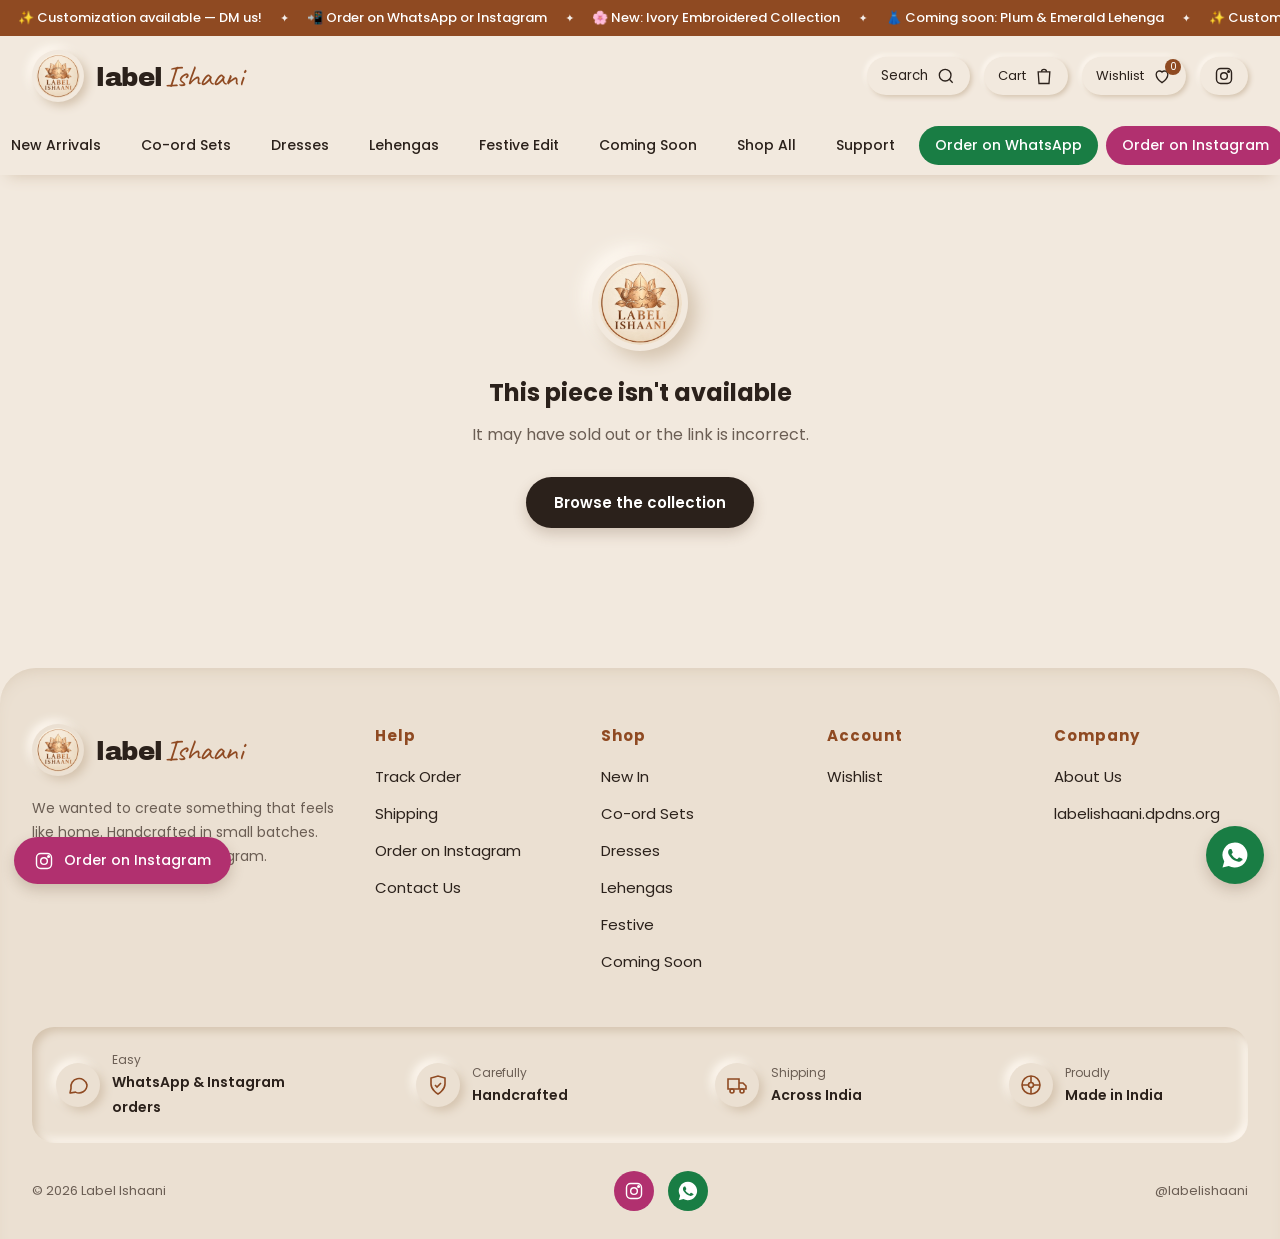
<file: product.html>
<!DOCTYPE html>
<html lang="en">
<head>
<meta charset="UTF-8">
<meta name="viewport" content="width=device-width, initial-scale=1, viewport-fit=cover">
<title>Label Ishaani</title>
<link rel="icon" href="images/favicon.png" type="image/png">
<link rel="apple-touch-icon" href="images/apple-touch-icon.png">
<meta name="theme-color" content="#f2e9de">
<link rel="preconnect" href="https://fonts.googleapis.com">
<link rel="preconnect" href="https://fonts.gstatic.com" crossorigin>
<link href="https://fonts.googleapis.com/css2?family=Archivo+Black&family=Poppins:wght@400;500;600&family=Caveat:wght@600&display=swap" rel="stylesheet">
<link rel="stylesheet" href="css/style.css">
</head>
<body>
<div id="site-header"></div>

<main class="wrap" id="pdpRoot">
  <!-- filled in by js/product.js from js/data.js -->
</main>

<div class="modal" id="sizeModal" role="dialog" aria-modal="true" aria-labelledby="sizeTitle">
  <div class="modal-box">
    <button class="modal-close" id="sizeClose" aria-label="Close">×</button>
    <h3 id="sizeTitle">Size chart (inches)</h3>
    <table id="sizeTable"></table>
    <p>Between sizes? Message us on WhatsApp with your measurements and we'll help you pick.</p>
  </div>
</div>

<div id="site-footer"></div>
<script src="js/data.js"></script>
<script src="js/main.js"></script>
<script src="js/product.js"></script>
</body>
</html>
</file>
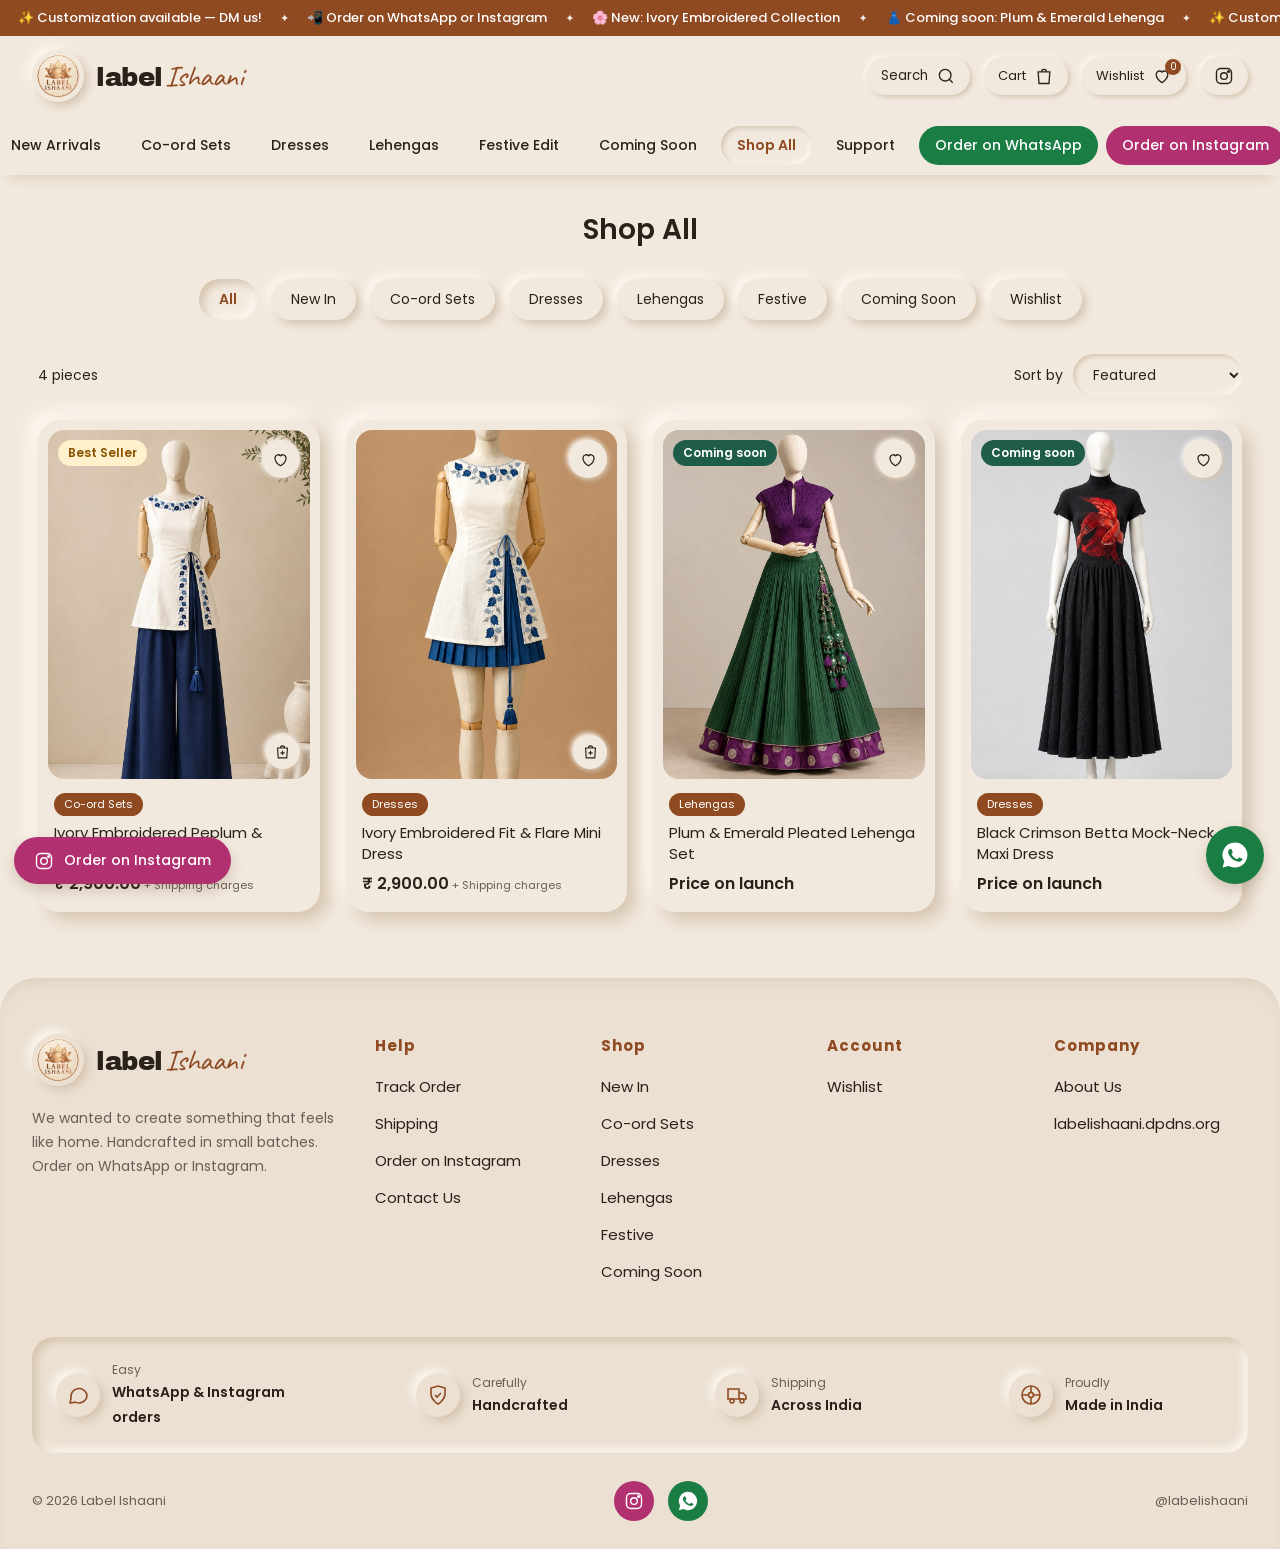
<file: shop.html>
<!DOCTYPE html>
<html lang="en">
<head>
<meta charset="UTF-8">
<meta name="viewport" content="width=device-width, initial-scale=1, viewport-fit=cover">
<title>Shop | Label Ishaani</title>
<link rel="icon" href="images/favicon.png" type="image/png">
<link rel="apple-touch-icon" href="images/apple-touch-icon.png">
<meta name="theme-color" content="#f2e9de">
<link rel="preconnect" href="https://fonts.googleapis.com">
<link rel="preconnect" href="https://fonts.gstatic.com" crossorigin>
<link href="https://fonts.googleapis.com/css2?family=Archivo+Black&family=Poppins:wght@400;500;600&family=Caveat:wght@600&display=swap" rel="stylesheet">
<link rel="stylesheet" href="css/style.css">
</head>
<body>
<div id="site-header"></div>

<main class="wrap">
  <div class="page-head">
    <h1 id="shopTitle">Shop All</h1>
    <p id="shopCount"></p>
  </div>
  <div class="cats" id="shopCats"></div>
  <div class="toolbar">
    <span id="shopInfo"></span>
    <label>Sort by
      <select id="sort">
        <option value="featured">Featured</option>
        <option value="low">Price: low to high</option>
        <option value="high">Price: high to low</option>
      </select>
    </label>
  </div>
  <div class="grid" id="shopGrid"></div>
</main>

<div id="site-footer"></div>
<script src="js/data.js"></script>
<script src="js/main.js"></script>
<script src="js/shop.js"></script>
</body>
</html>
</file>
<file: css/style.css>
/* =========================================================
   LABEL ISHAANI — shared styles
   Flat colour fills for actions + neumorphic "soft UI" surfaces.
   Edit colours & fonts in :root
   ========================================================= */
:root{
  /* surfaces (taken from the logo tile) */
  --surface:#f2e9de;
  --surface-2:#ebe0d2;       /* footer / sunken areas */
  --shade:#d4c3ae;           /* dark side of soft shadows */
  --light:#fffaf3;           /* light side of soft shadows */
  --white:#fff;

  /* text */
  --ink:#2b211b;
  --muted:#6b5e54;
  --line:#e0d3c3;

  /* brand accents (flat fills) */
  --copper:#8f4a22;          /* from the logo, for text & active states */
  --copper-2:#b8733f;        /* decorative copper */
  --plum:#7b2340;
  --emerald:#1f5c4a;
  --wa:#197d44;              /* WhatsApp, darkened for readable white text */
  --ig:#b1306f;              /* Instagram */
  --black:#2b211b;

  /* neumorphic shadows */
  --raise:8px 8px 18px var(--shade),-8px -8px 18px var(--light);
  --raise-sm:4px 4px 10px var(--shade),-4px -4px 10px var(--light);
  --raise-xs:2px 2px 5px var(--shade),-2px -2px 5px var(--light);
  --press:inset 4px 4px 9px var(--shade),inset -4px -4px 9px var(--light);
  --press-sm:inset 2px 2px 5px var(--shade),inset -2px -2px 5px var(--light);
  --flat-shadow:0 6px 14px rgba(90,60,35,.22);

  --r-lg:22px; --r-md:16px; --r-sm:12px; --r-pill:999px;

  --font:'Poppins',system-ui,-apple-system,'Segoe UI',Roboto,sans-serif;
  --display:'Archivo Black','Arial Black',Impact,sans-serif;
  --script:'Caveat','Brush Script MT',cursive;
  --max:1300px;
}
*{box-sizing:border-box;margin:0;padding:0}
html{scroll-behavior:smooth}
body{font-family:var(--font);color:var(--ink);background:var(--surface);
  padding-bottom:env(safe-area-inset-bottom,0px)}
img{max-width:100%;display:block}
a{color:inherit;text-decoration:none}
button,select,input{font-family:inherit;color:inherit}
button,select{cursor:pointer;border:none;background:none}
:focus-visible{outline:2px solid var(--copper);outline-offset:3px}
.wrap{max-width:var(--max);margin:0 auto;padding:0 32px}
.sr{position:absolute;width:1px;height:1px;overflow:hidden;clip:rect(0 0 0 0)}

/* ---------- Brand mark (logo in a soft circle) ---------- */
.logo{display:inline-flex;align-items:center;gap:12px;line-height:1;white-space:nowrap}
.logo-mark{flex-shrink:0;width:52px;height:52px;border-radius:50%;padding:4px;background:var(--surface);
  box-shadow:var(--raise-sm);display:inline-grid;place-items:center}
.logo-mark img{width:100%;height:100%;border-radius:50%;object-fit:cover}
.logo-mark.sm{width:40px;height:40px;padding:3px}
.logo-mark.lg{width:96px;height:96px;padding:6px;box-shadow:var(--raise)}
.logo-word{font-family:var(--display);font-size:26px;letter-spacing:-.5px}
.logo-word em{font-family:var(--script);font-style:normal;font-size:30px;color:var(--copper);margin-left:2px}

/* ---------- Header ---------- */
.topbar{display:flex;align-items:center;justify-content:space-between;padding:14px 32px;
  background:var(--surface)}
.actions{display:flex;align-items:center;gap:14px;font-size:13px}
.actions > a,.actions > button{display:flex;align-items:center;gap:8px;padding:9px 14px;border-radius:var(--r-pill);
  background:var(--surface);box-shadow:var(--raise-xs);transition:box-shadow .2s}
.actions > a:hover,.actions > button:hover,.actions > button[aria-expanded="true"]{box-shadow:var(--press-sm);color:var(--copper)}
.actions svg{width:20px;height:20px}
.badge-wrap{position:relative;display:inline-flex}
.badge{position:absolute;top:-7px;right:-9px;background:var(--copper);color:var(--white);
  font-size:10px;min-width:16px;height:16px;border-radius:50%;display:grid;place-items:center}

.searchbar{display:none;padding:4px 32px 16px}
.searchbar.open{display:block}
.searchbar input{width:100%;padding:14px 18px;border:0;border-radius:var(--r-pill);background:var(--surface);
  box-shadow:var(--press);font-size:15px}
.searchbar input:focus{outline:2px solid var(--copper-2);outline-offset:2px}
.search-results{max-width:var(--max);margin:12px auto 0;display:grid;gap:10px}
.search-results a{display:flex;gap:12px;align-items:center;padding:8px;border-radius:var(--r-sm);box-shadow:var(--raise-xs);font-size:14px}
.search-results img{width:44px;height:56px;object-fit:cover;border-radius:8px}

.nav{background:var(--surface);position:sticky;top:0;z-index:40;box-shadow:0 8px 16px -8px var(--shade)}
.nav ul{list-style:none;display:flex;justify-content:center;gap:8px;padding:10px 24px;
  overflow-x:auto;scrollbar-width:none}
.nav ul::-webkit-scrollbar{display:none}
.nav a{display:block;font-size:14px;font-weight:500;padding:9px 16px;border-radius:var(--r-pill);white-space:nowrap;transition:box-shadow .2s,color .2s}
.nav a:hover{box-shadow:var(--raise-xs)}
.nav a.current{box-shadow:var(--press-sm);color:var(--copper);font-weight:600}
.nav a.nav-wa{background:var(--wa);color:var(--white)}
.nav a.nav-ig{background:var(--ig);color:var(--white)}
.nav a.nav-wa:hover,.nav a.nav-ig:hover{box-shadow:var(--flat-shadow)}

/* ---------- Section titles & pills ---------- */
.section{padding:48px 0}
.section-title{text-align:center;font-size:22px;font-weight:600;margin-bottom:26px}
.cats{display:flex;justify-content:center;flex-wrap:wrap;gap:14px;padding:6px}
.cats button{padding:10px 20px;font-size:14px;border-radius:var(--r-pill);background:var(--surface);
  box-shadow:var(--raise-sm);transition:box-shadow .2s,color .2s}
.cats button:hover{color:var(--copper)}
.cats button.active{box-shadow:var(--press);color:var(--copper);font-weight:600}

.btn-dark{display:inline-flex;align-items:center;gap:10px;background:var(--ink);color:var(--white);
  padding:14px 28px;font-weight:600;font-size:15px;border-radius:var(--r-pill);box-shadow:var(--flat-shadow);transition:transform .2s}
.btn-dark:hover{transform:translateY(-2px)}
.center{text-align:center}

/* ---------- Horizontal rail (products / reviews) ---------- */
.rail-wrap{position:relative;margin-top:30px}
.rail{display:grid;grid-auto-flow:column;grid-auto-columns:calc((100% - 5*22px)/5.3);gap:22px;
  overflow-x:auto;scroll-snap-type:x mandatory;scrollbar-width:none;padding:14px 14px 26px}
.rail::-webkit-scrollbar{display:none}
.rail > *{scroll-snap-align:start}
.rail-btn{position:absolute;top:40%;z-index:5;width:46px;height:46px;border-radius:50%;
  background:var(--surface);box-shadow:var(--raise-sm);display:grid;place-items:center}
.rail-btn:active{box-shadow:var(--press-sm)}
.rail-btn.prev{left:-14px}.rail-btn.next{right:-14px}
.rail-btn[hidden]{display:none}

/* ---------- Product card ---------- */
.card{background:var(--surface);display:flex;flex-direction:column;border-radius:var(--r-lg);padding:10px;box-shadow:var(--raise)}
.card-img{position:relative;aspect-ratio:3/4;background:var(--surface-2);overflow:hidden;border-radius:var(--r-md)}
.card-img img{width:100%;height:100%;object-fit:cover;transition:transform .5s}
.card:hover .card-img img{transform:scale(1.04)}
.flag{position:absolute;top:10px;left:10px;background:#fff1cc;color:#8a5200;font-size:12px;
  font-weight:600;padding:4px 10px;border-radius:var(--r-pill);z-index:2}
.flag.soon{background:var(--emerald);color:var(--white)}
.wish{position:absolute;top:10px;right:10px;z-index:2;width:38px;height:38px;border-radius:50%;
  background:var(--surface);display:grid;place-items:center;box-shadow:var(--raise-xs)}
.wish svg{width:19px;height:19px}
.wish.on{box-shadow:var(--press-sm)}
.wish.on svg{fill:var(--plum);stroke:var(--plum)}
.quick{position:absolute;right:10px;bottom:10px;z-index:2;width:34px;height:34px;border-radius:50%;
  background:var(--surface);display:grid;place-items:center;box-shadow:var(--raise-xs)}
.quick svg{width:17px;height:17px}
.card-body{padding:14px 6px 6px;display:flex;flex-direction:column;gap:6px;flex:1}
.chip{align-self:flex-start;background:var(--copper);color:var(--white);font-size:11px;
  padding:3px 10px;border-radius:var(--r-pill)}
.card-name{font-size:15px;line-height:1.45;display:-webkit-box;-webkit-line-clamp:2;
  -webkit-box-orient:vertical;overflow:hidden;min-height:2.9em}
.card-price{font-weight:600;font-size:16px;margin-top:auto}

.grid{display:grid;grid-template-columns:repeat(auto-fill,minmax(230px,1fr));gap:26px;padding:6px}
.empty{grid-column:1/-1;text-align:center;color:var(--muted);padding:40px 0;display:flex;flex-direction:column;align-items:center;gap:18px}
.empty a{color:var(--copper);font-weight:600}

/* ---------- Hero ---------- */
.hero{position:relative;overflow:hidden;background:var(--surface);margin:18px 32px 0;border-radius:32px;box-shadow:var(--press)}
.slides{display:flex;transition:transform .6s ease}
.slide{min-width:100%;position:relative;height:clamp(440px,39vw,700px);display:flex;align-items:center;overflow:hidden}
.slide-text{position:relative;z-index:4;padding-left:5vw}
.hero-seal{width:clamp(64px,6vw,96px);height:auto;border-radius:50%;padding:5px;background:var(--surface);box-shadow:var(--raise-sm);margin-bottom:18px}
.slide h1{font-family:var(--display);font-size:clamp(56px,9vw,168px);letter-spacing:-3px;line-height:.9}
.price-tag{display:inline-block;background:var(--plum);color:var(--white);font-family:var(--script);
  font-size:clamp(32px,4.2vw,78px);padding:4px 40px 8px 52px;transform:rotate(-3deg);margin-top:-12px;position:relative;border-radius:10px}
.price-tag::before{content:"";position:absolute;left:14px;top:12px;bottom:12px;width:10px;
  background:repeating-linear-gradient(to bottom,var(--white) 0 10px,transparent 10px 20px)}
.shop-now{display:inline-block;margin-top:48px;background:var(--surface);font-family:var(--display);
  font-size:clamp(18px,2vw,34px);padding:16px 38px;border-radius:var(--r-pill);box-shadow:var(--raise);transition:box-shadow .2s,color .2s}
.shop-now:hover{color:var(--copper)}
.shop-now:active{box-shadow:var(--press)}
.slide-model{position:absolute;right:12%;top:7%;bottom:7%;z-index:3;display:flex;gap:14px}
.slide-model img{height:100%;width:auto;aspect-ratio:2/3;object-fit:cover;border-radius:24px;
  border:8px solid var(--surface);box-shadow:var(--raise)}
.slide-model.duo img:last-child{margin-top:8%;height:92%}
.promo{position:absolute;right:3%;top:10%;z-index:5;font-family:var(--display);color:var(--copper);
  font-size:clamp(16px,1.8vw,30px);transform:rotate(-10deg);letter-spacing:1px;background:var(--surface);
  padding:8px 16px;border-radius:var(--r-pill);box-shadow:var(--raise-sm)}
.strip{position:absolute;right:-6%;bottom:-10%;width:72%;height:44%;transform:rotate(-12deg);
  display:flex;gap:18px;padding:18px;z-index:1;opacity:.55}
.strip div{flex:1;border-radius:var(--r-md);overflow:hidden;box-shadow:var(--raise-sm);background:var(--surface-2)}
.strip img{width:100%;height:100%;object-fit:cover}
.arrow{position:absolute;top:50%;transform:translateY(-50%);z-index:6;width:46px;height:46px;border-radius:50%;
  background:var(--surface);display:grid;place-items:center;box-shadow:var(--raise-sm)}
.arrow:active{box-shadow:var(--press-sm)}
.arrow.prev{left:14px}.arrow.next{right:14px}
.dots{position:absolute;bottom:18px;left:5vw;display:flex;gap:8px;z-index:6;padding:8px 12px;border-radius:var(--r-pill);box-shadow:var(--press-sm)}
.dots button{width:9px;height:9px;border-radius:50%;background:var(--shade)}
.dots button.active{background:var(--copper);width:26px;border-radius:6px}

/* ---------- Shop by collection ---------- */
.collections{display:grid;grid-template-columns:repeat(4,1fr);gap:24px;padding:6px}
.coll{position:relative;aspect-ratio:5/7;overflow:hidden;border-radius:var(--r-lg);
  background:var(--surface-2);border:8px solid var(--surface);box-shadow:var(--raise)}
.coll img{width:100%;height:100%;object-fit:cover;border-radius:14px;transition:transform .6s}
.coll:hover img{transform:scale(1.05)}
.coll::after{content:"";position:absolute;inset:0;background:linear-gradient(180deg,rgba(43,33,27,.45),transparent 40%);border-radius:14px}
.coll-title{position:absolute;top:5%;left:0;right:0;text-align:center;color:var(--white);z-index:1;
  font-family:var(--display);font-style:italic;line-height:.95;text-transform:uppercase}
.coll-title small{display:block;font-size:clamp(16px,1.8vw,28px)}
.coll-title b{display:block;font-size:clamp(26px,3.2vw,52px);letter-spacing:-1px}

/* ---------- Reviews ---------- */
.reviews .rail{grid-auto-columns:calc((100% - 4*22px)/5.5)}
.review{background:var(--surface);display:flex;flex-direction:column;border-radius:var(--r-lg);padding:10px;box-shadow:var(--raise)}
.review-img{position:relative;aspect-ratio:1/1.08;background:var(--surface-2);overflow:hidden;border-radius:var(--r-md)}
.review-img img{width:100%;height:100%;object-fit:cover}
.review-ig{position:absolute;right:10px;bottom:10px;width:34px;height:34px;border-radius:50%;background:var(--ig);color:var(--white);display:grid;place-items:center}
.review-ig svg{width:18px;height:18px}
.review-body{padding:12px 4px 4px;display:flex;flex-direction:column;gap:8px;flex:1}
.review-head{display:flex;justify-content:space-between;align-items:baseline;gap:8px}
.review-head strong{font-size:16px;font-weight:600}
.stars{font-size:14px;white-space:nowrap;color:var(--copper-2)}
.review-text{font-size:14px;color:var(--muted);line-height:1.6;flex:1}
.review-prod{display:flex;align-items:center;gap:10px;padding:8px;border-radius:var(--r-sm);box-shadow:var(--press-sm)}
.review-prod img{width:48px;height:64px;object-fit:cover;border-radius:8px;background:var(--surface-2)}
.review-prod div{flex:1;font-size:14px;line-height:1.35;min-width:0}
.review-prod div span{display:block;overflow:hidden;text-overflow:ellipsis;white-space:nowrap}
.review-prod b{font-weight:600}
.go{width:28px;height:28px;border-radius:50%;background:var(--copper);color:var(--white);
  display:grid;place-items:center;flex-shrink:0}

/* ---------- Footer ---------- */
footer{background:var(--surface-2);color:var(--ink);padding:56px 0 28px;margin-top:60px;
  border-radius:36px 36px 0 0;box-shadow:inset 0 10px 20px -12px var(--shade)}
footer .logo-mark{background:var(--surface-2)}
.foot{display:grid;grid-template-columns:1.6fr 1fr 1fr 1fr 1fr;gap:32px}
.foot-about{font-size:14px;line-height:1.7;color:var(--muted);margin-top:18px;max-width:320px}
footer h4{color:var(--copper);font-size:15px;letter-spacing:1px;margin-bottom:18px}
footer ul{list-style:none}
footer li{margin-bottom:14px;font-size:15px}
footer li a:hover{color:var(--copper)}
.trust{display:grid;grid-template-columns:repeat(4,1fr);gap:20px;margin-top:40px;padding:24px;
  border-radius:var(--r-lg);box-shadow:var(--press)}
.trust div{display:flex;align-items:center;gap:12px;justify-content:center}
.trust svg{color:var(--copper);width:44px;height:44px;flex-shrink:0;padding:10px;border-radius:50%;
  background:var(--surface-2);box-shadow:var(--raise-sm)}
.trust small{display:block;font-size:12px;color:var(--muted)}
.trust b{font-size:14px;font-weight:600}
.foot-bottom{display:flex;justify-content:space-between;align-items:center;gap:20px;padding-top:28px;
  font-size:13px;color:var(--muted);flex-wrap:wrap}
.foot-bottom > a:hover{color:var(--copper)}
.socials{display:flex;gap:14px}
.socials a{width:40px;height:40px;border-radius:50%;display:grid;place-items:center;color:var(--white)}
.socials a:first-child{background:var(--ig)}
.socials a:last-child{background:var(--wa)}
.socials a:hover{box-shadow:var(--flat-shadow)}

/* ---------- Floating buttons (flat) ---------- */
.float-ig{position:fixed;left:14px;bottom:calc(16px + env(safe-area-inset-bottom,0px));z-index:50;
  background:var(--ig);color:var(--white);padding:13px 20px;border-radius:var(--r-pill);display:flex;gap:10px;
  align-items:center;font-size:14px;font-weight:500;box-shadow:var(--flat-shadow)}
.float-wa{position:fixed;right:16px;bottom:calc(16px + env(safe-area-inset-bottom,0px));z-index:50;
  width:58px;height:58px;border-radius:50%;background:var(--wa);color:var(--white);display:grid;place-items:center;
  box-shadow:var(--flat-shadow)}
.toast{position:fixed;left:50%;bottom:92px;transform:translateX(-50%) translateY(20px);opacity:0;
  background:var(--ink);color:var(--white);padding:12px 20px;border-radius:var(--r-pill);font-size:14px;
  transition:.25s;z-index:60;pointer-events:none;max-width:calc(100% - 32px);text-align:center;box-shadow:var(--flat-shadow)}
.toast.show{opacity:1;transform:translateX(-50%) translateY(0)}

/* ---------- Shop page ---------- */
.page-head{padding:34px 0 16px;text-align:center}
.page-head h1{font-size:28px;font-weight:600}
.page-head p{color:var(--muted);margin-top:6px;font-size:14px}
.toolbar{display:flex;justify-content:space-between;align-items:center;margin:28px 6px 18px;font-size:14px;gap:12px;flex-wrap:wrap}
.toolbar label{display:flex;align-items:center;gap:10px}
.toolbar select{border:0;border-radius:var(--r-pill);padding:10px 16px;font-size:14px;background:var(--surface);box-shadow:var(--press-sm)}

/* ---------- Product page ---------- */
.crumbs{font-size:12px;padding:18px 0;color:var(--muted)}
.crumbs a:hover{color:var(--copper)}
.pdp{display:grid;grid-template-columns:minmax(0,1fr) minmax(0,1fr);gap:36px;max-width:1000px;margin:0 auto}
.gallery-main{position:relative;aspect-ratio:3/4;background:var(--surface-2);overflow:hidden;border-radius:var(--r-lg);
  border:10px solid var(--surface);box-shadow:var(--raise)}
.gallery-main img{width:100%;height:100%;object-fit:cover;border-radius:14px}
.g-arrow{position:absolute;top:50%;transform:translateY(-50%);width:38px;height:38px;border-radius:50%;
  background:var(--surface);display:grid;place-items:center;z-index:2;box-shadow:var(--raise-xs)}
.g-arrow.prev{left:10px}.g-arrow.next{right:10px}
.g-dots{position:absolute;bottom:12px;left:50%;transform:translateX(-50%);display:flex;gap:6px;padding:6px 10px;border-radius:var(--r-pill);background:rgba(242,233,222,.8)}
.g-dots span{width:8px;height:8px;border-radius:50%;background:var(--shade)}
.g-dots span.on{background:var(--copper);width:18px;border-radius:4px}
.thumbs{display:flex;gap:14px;margin-top:16px;flex-wrap:wrap;padding:4px}
.thumbs button{width:68px;height:88px;border-radius:var(--r-sm);padding:4px;background:var(--surface);overflow:hidden;box-shadow:var(--raise-sm)}
.thumbs button.on{box-shadow:var(--press-sm);outline:2px solid var(--copper-2)}
.thumbs img{width:100%;height:100%;object-fit:cover;border-radius:8px}
.lookbook{display:flex;gap:10px;margin-top:18px;padding:4px}
.lookbook a{width:104px;height:124px;border-radius:var(--r-md);display:flex;flex-direction:column;align-items:center;justify-content:center;
  font-size:11px;font-weight:600;letter-spacing:1px;text-align:center;gap:10px;background:var(--surface);box-shadow:var(--raise-sm)}
.lookbook a:hover{color:var(--copper)}

.info-top{display:flex;justify-content:space-between;gap:12px}
.info h1{font-size:21px;font-weight:600;line-height:1.3}
#shareBtn{flex-shrink:0;width:40px;height:40px;border-radius:50%;display:grid;place-items:center;box-shadow:var(--raise-xs)}
#shareBtn:active{box-shadow:var(--press-sm)}
.info .p-price{font-size:19px;margin-top:8px;font-weight:600;color:var(--copper)}
.meta-row{display:flex;justify-content:space-between;font-size:12px;color:var(--muted);margin-top:4px}
.meta-row b{color:var(--ink)}
.notice{font-size:13px;padding:12px 16px;border-radius:var(--r-sm);margin:16px 0;box-shadow:var(--press-sm);line-height:1.5}
.opt-label{display:flex;justify-content:space-between;font-size:12px;font-weight:600;letter-spacing:.5px;
  margin:18px 0 10px;text-transform:uppercase}
.opt-label button{font-size:12px;text-decoration:underline;text-transform:none;font-weight:500;color:var(--copper)}
.sizes{display:flex;gap:12px;flex-wrap:wrap;padding:4px}
.sizes button{min-width:46px;height:46px;padding:0 12px;border-radius:var(--r-sm);font-size:13px;font-weight:500;
  background:var(--surface);box-shadow:var(--raise-sm);transition:box-shadow .15s,color .15s}
.sizes button.on{box-shadow:var(--press-sm);color:var(--copper);font-weight:700}
.size-err{color:#a4001c;font-size:12px;margin-top:6px;min-height:16px}
.colors{display:flex;gap:10px;flex-wrap:wrap}
.colors a{width:52px;height:58px;overflow:hidden;border-radius:var(--r-sm);box-shadow:var(--raise-xs)}
.colors a.on{box-shadow:var(--press-sm);outline:2px solid var(--copper-2)}
.colors img{width:100%;height:100%;object-fit:cover}
.perks{display:grid;grid-template-columns:repeat(3,1fr);border-radius:var(--r-md);padding:16px 8px;margin:22px 0;
  text-align:center;font-size:12px;gap:6px;box-shadow:var(--press)}
.perks svg{width:22px;height:22px;margin:0 auto 6px;color:var(--copper)}
.perks b{display:block;font-size:13px}
.perks span{color:var(--muted);font-size:11px}
.cta-row{display:grid;gap:14px}
.cta-pair{display:grid;grid-template-columns:1fr 1fr;gap:12px}
.btn-wa,.btn-ig{width:100%;padding:15px 12px;border-radius:var(--r-pill);font-size:14px;font-weight:600;
  color:var(--white);display:flex;gap:8px;justify-content:center;align-items:center;box-shadow:var(--flat-shadow);transition:transform .15s}
.btn-wa{background:var(--wa)}
.btn-ig{background:var(--ig)}
.btn-wa:hover,.btn-ig:hover{transform:translateY(-2px)}
.btn-wa svg,.btn-ig svg{width:20px;height:20px;flex-shrink:0}
.btn-wa:disabled{background:#bbb;cursor:not-allowed}
.btn-outline{width:100%;padding:14px;border-radius:var(--r-pill);font-size:13px;font-weight:500;
  letter-spacing:1px;text-transform:uppercase;background:var(--surface);box-shadow:var(--raise-sm)}
.btn-outline:active{box-shadow:var(--press-sm)}
.acc{margin-top:24px;border-radius:var(--r-md);padding:4px 18px;box-shadow:var(--raise-sm)}
.acc details + details{border-top:1px solid var(--line)}
.acc summary{list-style:none;display:flex;justify-content:space-between;padding:14px 0;font-size:12px;
  font-weight:600;letter-spacing:.5px;text-transform:uppercase;cursor:pointer}
.acc summary::-webkit-details-marker{display:none}
.acc summary::after{content:"+";font-size:18px;font-weight:400;line-height:1;color:var(--copper)}
.acc details[open] summary::after{content:"–"}
.acc .acc-body{padding:0 0 16px;font-size:14px;line-height:1.7;color:var(--muted)}
.specs{width:100%;border-collapse:collapse;font-size:12px}
.specs td{padding:9px 0;border-bottom:1px solid var(--line);vertical-align:top}
.specs td:first-child{font-weight:600;width:45%;color:var(--ink)}

.modal{position:fixed;inset:0;background:rgba(43,33,27,.45);display:none;place-items:center;z-index:70;padding:20px}
.modal.open{display:grid}
.modal-box{background:var(--surface);max-width:480px;width:100%;padding:28px;border-radius:var(--r-lg);position:relative;box-shadow:var(--raise)}
.modal-box h3{margin-bottom:16px}
.modal-close{position:absolute;right:14px;top:14px;width:36px;height:36px;border-radius:50%;font-size:22px;line-height:1;box-shadow:var(--raise-xs)}
.modal table{width:100%;border-collapse:separate;border-spacing:0;font-size:14px;text-align:center;border-radius:var(--r-sm);overflow:hidden;box-shadow:var(--press-sm)}
.modal th,.modal td{padding:9px;border-bottom:1px solid var(--line)}
.modal tr:last-child td{border-bottom:0}
.modal th{color:var(--copper)}
.modal p{font-size:12px;color:var(--muted);margin-top:12px}

.notfound{text-align:center;padding:80px 20px;display:flex;flex-direction:column;align-items:center;gap:6px}
.notfound .logo-mark{margin-bottom:18px}
.notfound h1{font-size:24px;margin-bottom:6px}

/* ---------- Responsive ---------- */
@media (max-width:1100px){
  .rail{grid-auto-columns:calc((100% - 3*22px)/3.3)}
  .reviews .rail{grid-auto-columns:calc((100% - 2*22px)/3.3)}
  .foot{grid-template-columns:1fr 1fr 1fr}
  .foot > div:first-child{grid-column:1/-1}
  .nav ul{justify-content:flex-start}
}
@media (max-width:900px){
  .wrap{padding:0 16px}
  .topbar{padding:12px 16px}
  .searchbar{padding:4px 16px 14px}
  .actions .lbl{display:none}
  .actions{gap:10px}
  .actions > a,.actions > button{padding:9px}
  .nav ul{padding:10px 16px}
  .hero{margin:14px 16px 0;border-radius:24px}
  .slide{height:auto;min-height:600px;flex-direction:column;align-items:flex-start;padding-top:32px}
  .slide-model{right:6%;top:auto;bottom:6%;height:50%}
  .slide-model.duo{right:4%}
  .shop-now{margin-top:26px}
  .strip{width:110%;height:34%}
  .promo{top:auto;bottom:58%;right:4%}
  .collections{grid-template-columns:repeat(2,1fr);gap:18px}
  .trust{grid-template-columns:repeat(2,1fr)}
  .trust div{justify-content:flex-start}
  .pdp{grid-template-columns:1fr}
  .rail-btn{display:none}
  .cats{justify-content:flex-start;flex-wrap:nowrap;overflow-x:auto;scrollbar-width:none;padding:8px 6px 14px}
  .cats button{white-space:nowrap}
}
@media (max-width:600px){
  .float-ig{padding:13px;font-size:0;gap:0}
  .rail{grid-auto-columns:72%}
  .reviews .rail{grid-auto-columns:80%}
  .foot{grid-template-columns:1fr 1fr}
  .foot-bottom{flex-direction:column;align-items:flex-start}
  .logo{gap:9px}
  .logo-mark{width:42px;height:42px;padding:3px}
  .logo-word{font-size:20px}.logo-word em{font-size:24px}
  .cta-pair{grid-template-columns:1fr}
  .hero-seal{display:none}
  .hero .arrow{display:none}
  .slide-model.duo img:last-child{display:none}
}
@media (prefers-reduced-motion:reduce){*{transition:none!important;scroll-behavior:auto!important}}

/* ---------- Announcement ticker ---------- */
.sr-only{position:absolute;width:1px;height:1px;overflow:hidden;clip:rect(0 0 0 0);white-space:nowrap}
.ticker{display:block;background:var(--copper);color:#fff;font-size:13px;font-weight:500;overflow:hidden;
  padding-top:env(safe-area-inset-top,0px)}
.ticker-track{display:flex;width:max-content;height:36px;align-items:center;animation:ticker 25s linear infinite}
.ticker-set{display:flex;align-items:center;flex-shrink:0}
.ticker-item{padding:0 18px;white-space:nowrap}
.ticker-sep{font-size:11px;opacity:.9}
.ticker:hover .ticker-track,.ticker:focus-visible .ticker-track{animation-play-state:paused}
@keyframes ticker{from{transform:translateX(0)}to{transform:translateX(-50%)}}
@media (prefers-reduced-motion:reduce){
  .ticker-track{animation:none;width:100%;justify-content:center}
  .ticker-set{display:block}.ticker-set+.ticker-set,.ticker-sep,.ticker-item~.ticker-item{display:none}
}

/* ---------- Brand story ---------- */
.story-card{max-width:760px;margin:0 auto;background:var(--surface);box-shadow:var(--raise);border-radius:28px;
  padding:clamp(28px,5vw,56px) clamp(20px,5vw,56px);text-align:center;display:flex;flex-direction:column;align-items:center}
.story-lead{margin:22px 0 18px}
.story-lead p{font-size:clamp(20px,2.4vw,28px);font-weight:600;color:var(--ink);line-height:1.35}
.story-lines p{font-size:16.5px;color:var(--muted);line-height:1.9}
.story-dot{width:6px;height:6px;border-radius:50%;background:var(--copper);margin:22px 0}
.story-sign{font-family:var(--script);font-size:34px;color:var(--copper);line-height:1.2}

.ship-note{font-size:11px;font-weight:400;color:var(--muted);white-space:nowrap}
</file>
